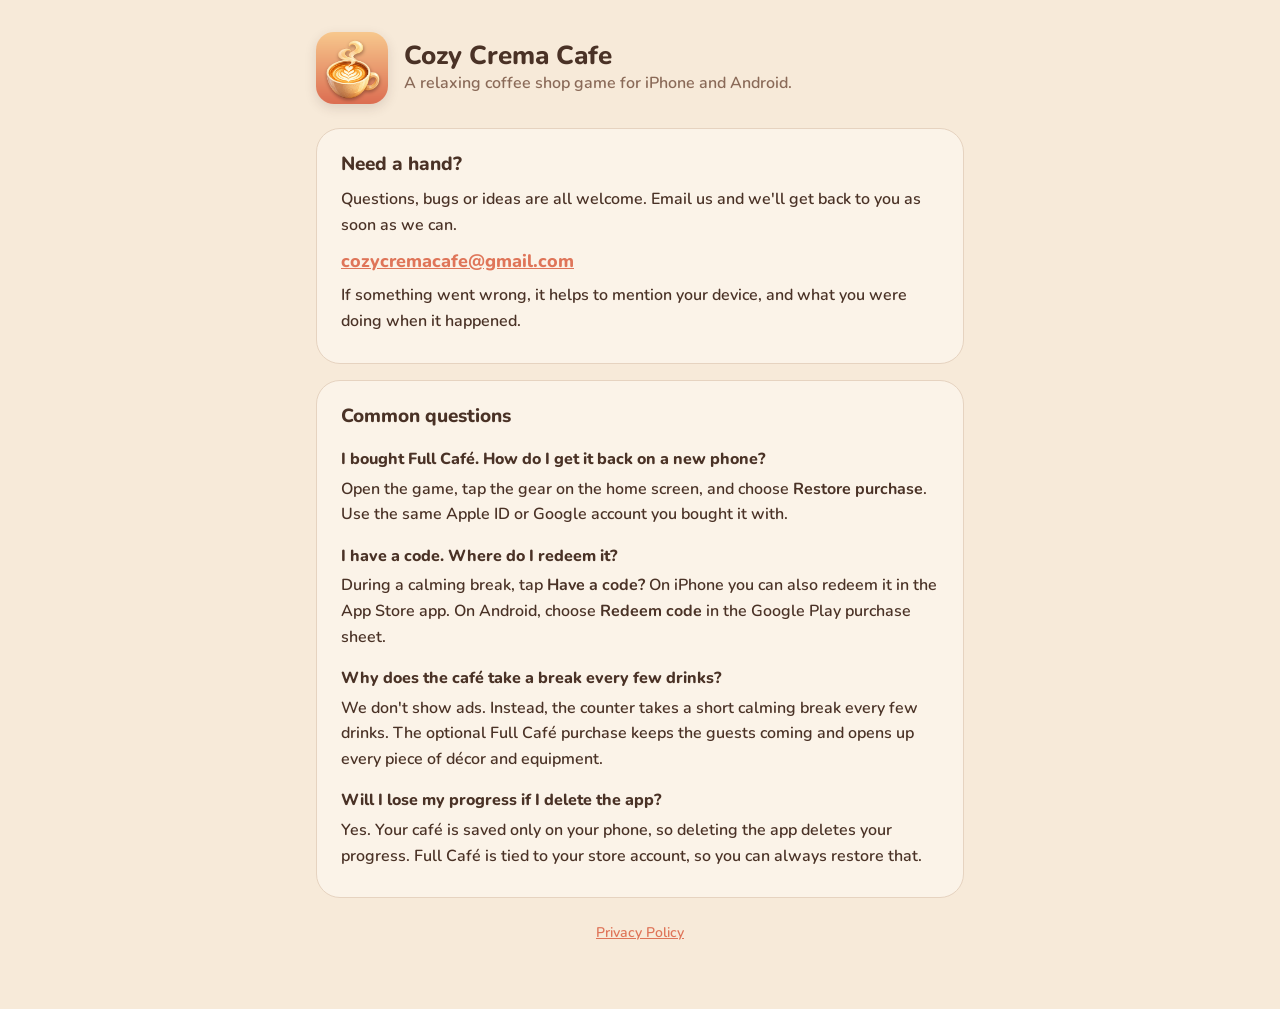
<file: index.html>
<!doctype html>
<html lang="en">
  <head>
    <meta charset="utf-8" />
    <meta name="viewport" content="width=device-width, initial-scale=1" />
    <title>Cozy Crema Cafe Support</title>
    <meta name="description" content="Help and contact for Cozy Crema Cafe, a relaxing coffee shop game." />
    <link rel="icon" href="icon.png" />
    <link rel="preconnect" href="https://fonts.googleapis.com" />
    <link href="https://fonts.googleapis.com/css2?family=Nunito:wght@600;800&display=swap" rel="stylesheet" />
    <link rel="stylesheet" href="style.css" />
  </head>
  <body>
    <main>
      <header>
        <img src="icon.png" alt="" />
        <div>
          <h1>Cozy Crema Cafe</h1>
          <p>A relaxing coffee shop game for iPhone and Android.</p>
        </div>
      </header>

      <section class="card">
        <h2>Need a hand?</h2>
        <p>Questions, bugs or ideas are all welcome. Email us and we'll get back to you as soon as we can.</p>
        <p><a class="email" href="mailto:cozycremacafe@gmail.com">cozycremacafe@gmail.com</a></p>
        <p>If something went wrong, it helps to mention your device, and what you were doing when it happened.</p>
      </section>

      <section class="card">
        <h2>Common questions</h2>

        <h3>I bought Full Café. How do I get it back on a new phone?</h3>
        <p>
          Open the game, tap the gear on the home screen, and choose <strong>Restore purchase</strong>. Use the
          same Apple ID or Google account you bought it with.
        </p>

        <h3>I have a code. Where do I redeem it?</h3>
        <p>
          During a calming break, tap <strong>Have a code?</strong> On iPhone you can also redeem it in the App
          Store app. On Android, choose <strong>Redeem code</strong> in the Google Play purchase sheet.
        </p>

        <h3>Why does the café take a break every few drinks?</h3>
        <p>
          We don't show ads. Instead, the counter takes a short calming break every few drinks. The optional Full
          Café purchase keeps the guests coming and opens up every piece of décor and equipment.
        </p>

        <h3>Will I lose my progress if I delete the app?</h3>
        <p>
          Yes. Your café is saved only on your phone, so deleting the app deletes your progress. Full Café is
          tied to your store account, so you can always restore that.
        </p>
      </section>

      <footer>
        <a href="privacy.html">Privacy Policy</a>
      </footer>
    </main>
  </body>
</html>
</file>
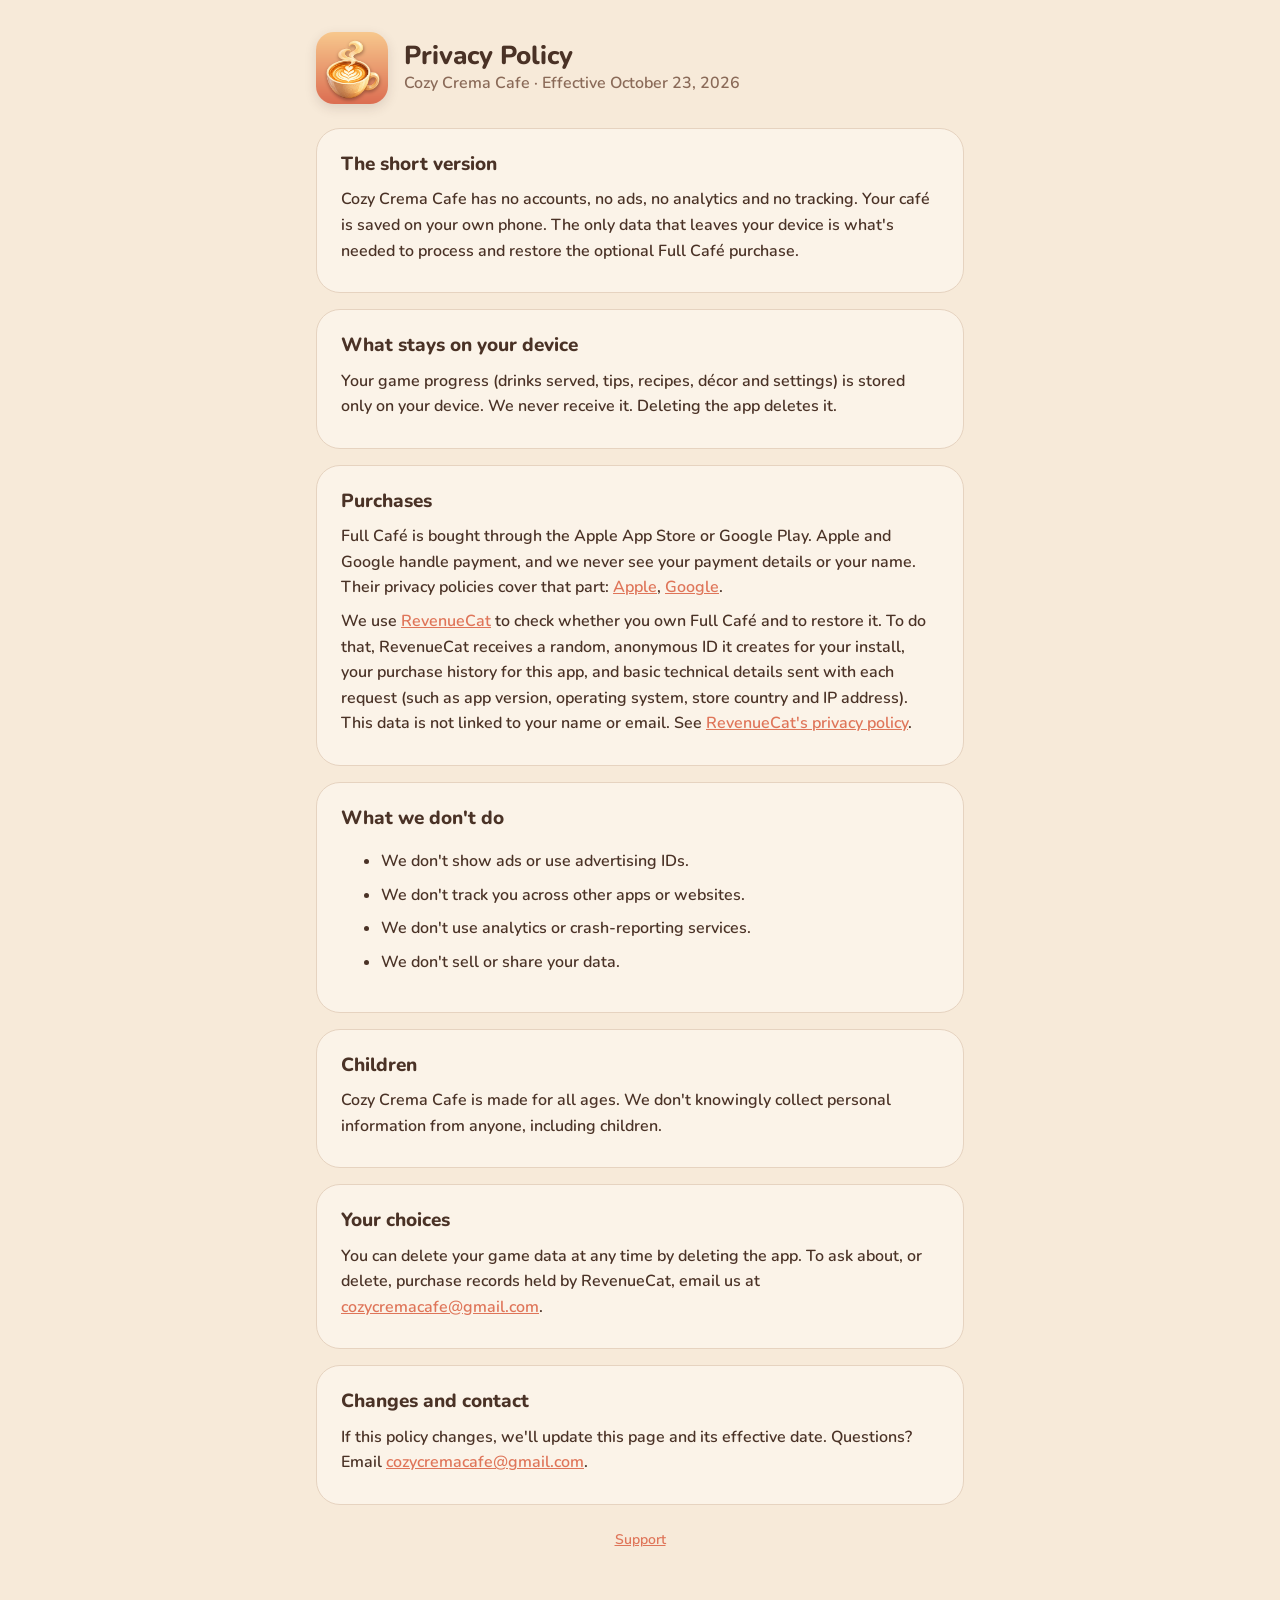
<file: privacy.html>
<!doctype html>
<html lang="en">
  <head>
    <meta charset="utf-8" />
    <meta name="viewport" content="width=device-width, initial-scale=1" />
    <title>Cozy Crema Cafe Privacy Policy</title>
    <meta name="description" content="What Cozy Crema Cafe does, and doesn't do, with your data." />
    <link rel="icon" href="icon.png" />
    <link rel="preconnect" href="https://fonts.googleapis.com" />
    <link href="https://fonts.googleapis.com/css2?family=Nunito:wght@600;800&display=swap" rel="stylesheet" />
    <link rel="stylesheet" href="style.css" />
  </head>
  <body>
    <main>
      <header>
        <img src="icon.png" alt="" />
        <div>
          <h1>Privacy Policy</h1>
          <p>Cozy Crema Cafe · Effective October 23, 2026</p>
        </div>
      </header>

      <section class="card">
        <h2>The short version</h2>
        <p>
          Cozy Crema Cafe has no accounts, no ads, no analytics and no tracking. Your café is saved on your own
          phone. The only data that leaves your device is what's needed to process and restore the optional Full
          Café purchase.
        </p>
      </section>

      <section class="card">
        <h2>What stays on your device</h2>
        <p>
          Your game progress (drinks served, tips, recipes, décor and settings) is stored only on your device. We
          never receive it. Deleting the app deletes it.
        </p>
      </section>

      <section class="card">
        <h2>Purchases</h2>
        <p>
          Full Café is bought through the Apple App Store or Google Play. Apple and Google handle payment, and
          we never see your payment details or your name. Their privacy policies cover that part:
          <a href="https://www.apple.com/legal/privacy/">Apple</a>,
          <a href="https://policies.google.com/privacy">Google</a>.
        </p>
        <p>
          We use <a href="https://www.revenuecat.com/">RevenueCat</a> to check whether you own Full Café and to
          restore it. To do that, RevenueCat receives a random, anonymous ID it creates for your install, your
          purchase history for this app, and basic technical details sent with each request (such as app
          version, operating system, store country and IP address). This data is not linked to your name or
          email. See <a href="https://www.revenuecat.com/privacy">RevenueCat's privacy policy</a>.
        </p>
      </section>

      <section class="card">
        <h2>What we don't do</h2>
        <ul>
          <li>We don't show ads or use advertising IDs.</li>
          <li>We don't track you across other apps or websites.</li>
          <li>We don't use analytics or crash-reporting services.</li>
          <li>We don't sell or share your data.</li>
        </ul>
      </section>

      <section class="card">
        <h2>Children</h2>
        <p>
          Cozy Crema Cafe is made for all ages. We don't knowingly collect personal information from anyone,
          including children.
        </p>
      </section>

      <section class="card">
        <h2>Your choices</h2>
        <p>
          You can delete your game data at any time by deleting the app. To ask about, or delete, purchase
          records held by RevenueCat, email us at <a href="mailto:cozycremacafe@gmail.com">cozycremacafe@gmail.com</a>.
        </p>
      </section>

      <section class="card">
        <h2>Changes and contact</h2>
        <p>
          If this policy changes, we'll update this page and its effective date. Questions? Email
          <a href="mailto:cozycremacafe@gmail.com">cozycremacafe@gmail.com</a>.
        </p>
      </section>

      <footer>
        <a href="index.html">Support</a>
      </footer>
    </main>
  </body>
</html>
</file>
<file: style.css>
:root {
  --cream: #f7ead9;
  --paper: #fbf3e8;
  --brown: #4a3226;
  --brown-soft: #8a6a58;
  --line: #e6d3c0;
  --coral: #df7559;
}
* { box-sizing: border-box; }
body {
  margin: 0;
  background: var(--cream);
  color: var(--brown);
  font-family: 'Nunito', ui-rounded, system-ui, sans-serif;
  font-weight: 600;
  line-height: 1.6;
}
main {
  max-width: 680px;
  margin: 0 auto;
  padding: 32px 16px 64px;
}
header {
  display: flex;
  align-items: center;
  gap: 16px;
  margin-bottom: 24px;
}
header img { width: 72px; height: 72px; border-radius: 18px; box-shadow: 0 4px 12px rgba(74, 50, 38, 0.15); }
header h1 { margin: 0; font-size: 26px; font-weight: 800; line-height: 1.2; }
header p { margin: 0; color: var(--brown-soft); }
.card {
  background: var(--paper);
  border: 1px solid var(--line);
  border-radius: 24px;
  padding: 20px 24px;
  margin-bottom: 16px;
}
h2 { font-size: 19px; font-weight: 800; margin: 0 0 8px; }
h3 { font-size: 16px; font-weight: 800; margin: 16px 0 4px; }
p, li { margin: 0 0 8px; }
a { color: var(--coral); }
.email { font-size: 18px; font-weight: 800; }
footer { text-align: center; color: var(--brown-soft); font-size: 14px; margin-top: 24px; }
footer a { margin: 0 8px; }
</file>
